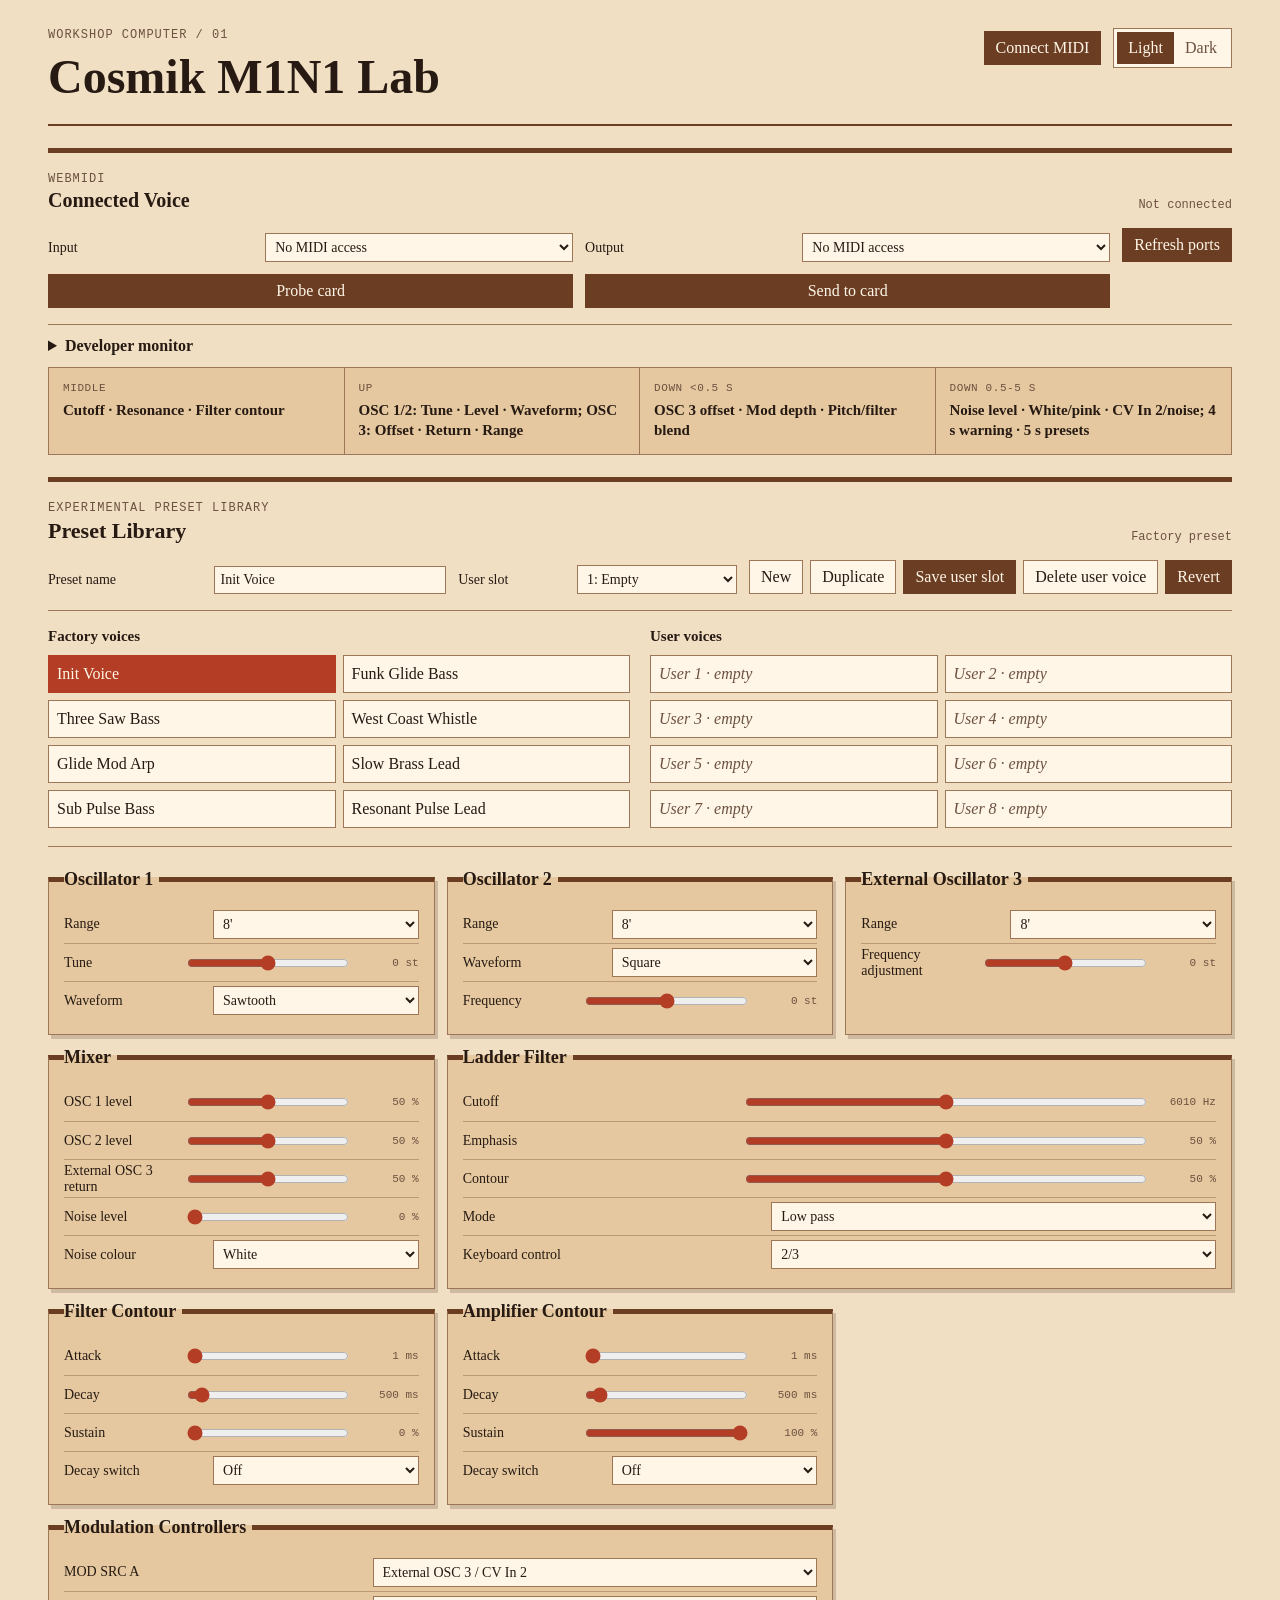
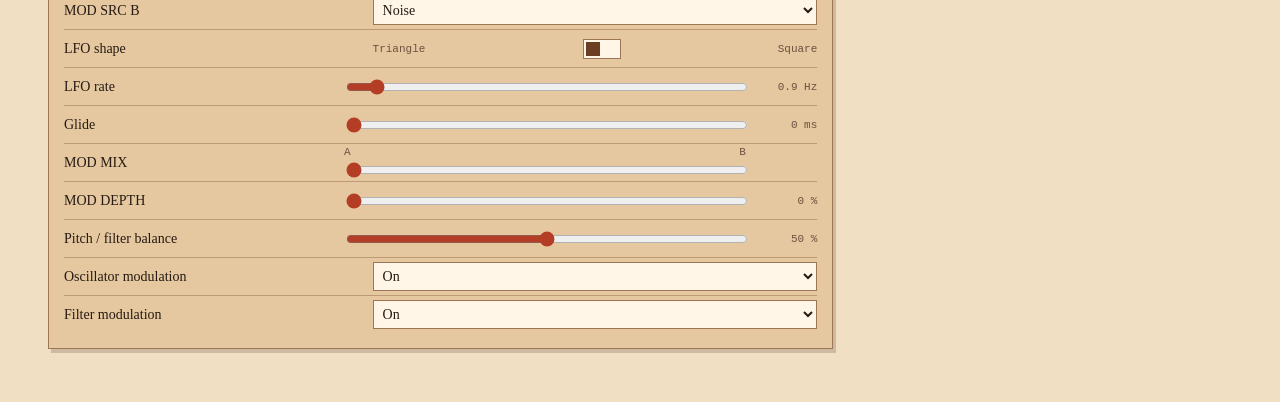
<file: web/index.html>
<!doctype html>
<html lang="en">
<head>
  <meta charset="utf-8">
  <meta name="viewport" content="width=device-width, initial-scale=1">
  <meta name="color-scheme" content="light dark">
  <title>Cosmik M1N1 Lab</title>
  <link rel="stylesheet" href="styles.css">
</head>
<body>
  <main class="lab-shell">
    <header class="topbar">
      <div>
        <p class="eyebrow">Workshop Computer / 01</p>
        <h1>Cosmik M1N1 Lab</h1>
      </div>
      <div class="topbar-actions">
        <button id="midiConnect" class="connect-button" type="button">Connect MIDI</button>
        <div class="theme-toggle" role="group" aria-label="Colour theme">
          <button type="button" data-theme="light">Light</button>
          <button type="button" data-theme="dark">Dark</button>
        </div>
      </div>
    </header>

    <section class="midi-tools" aria-label="MIDI connection and developer monitor">
      <div class="midi-tools-head">
        <div>
          <span class="eyebrow">WebMIDI</span>
          <h2>Connected Voice</h2>
        </div>
        <output id="midiStatus" class="midi-status" aria-live="polite">Not connected</output>
      </div>
      <div class="midi-ports">
        <label>Input<select id="midiInput"><option>No MIDI access</option></select></label>
        <label>Output<select id="midiOutput"><option>No MIDI access</option></select></label>
        <button id="midiRefresh" type="button">Refresh ports</button>
        <button id="midiProbe" type="button">Probe card</button>
        <button id="midiApply" type="button">Send to card</button>
      </div>
      <details class="developer-tools">
        <summary>Developer monitor</summary>
        <div class="developer-actions">
          <button id="midiClearLog" type="button">Clear log</button>
          <label class="midi-filter"><input id="midiShowAll" type="checkbox"> Include performance MIDI</label>
        </div>
        <pre id="midiLog" class="midi-log" aria-live="polite">Waiting for MIDI traffic.</pre>
        <div class="sysex-send">
          <label>Raw SysEx<input id="midiSysex" type="text" spellcheck="false" placeholder="F0 7D ... F7"></label>
          <button id="midiSendSysex" type="button">Send</button>
        </div>
      </details>
    </section>

    <section class="panel-map" aria-label="Physical panel mapping">
      <div><span>Middle</span><strong>Cutoff · Resonance · Filter contour</strong></div>
      <div><span>Up</span><strong>OSC 1/2: Tune · Level · Waveform; OSC 3: Offset · Return · Range</strong></div>
      <div><span>Down &lt;0.5 s</span><strong>OSC 3 offset · Mod depth · Pitch/filter blend</strong></div>
      <div><span>Down 0.5-5 s</span><strong>Noise level · White/pink · CV In 2/noise; 4 s warning · 5 s presets</strong></div>
    </section>

    <section class="preset-workspace" aria-label="Preset library">
      <div class="preset-heading">
        <div>
          <span class="eyebrow">Experimental preset library</span>
          <h2>Preset Library</h2>
        </div>
        <output id="presetStatus" class="preset-status" aria-live="polite">Factory preset</output>
      </div>
      <div class="preset-layout">
        <label class="preset-name">Preset name<input id="presetName" type="text" maxlength="16" autocomplete="off"></label>
        <label class="preset-slot">User slot<select id="userSlot" aria-label="User preset slot"></select></label>
        <div class="preset-actions" aria-label="Preset actions">
          <button id="presetNew" type="button">New</button>
          <button id="presetDuplicate" type="button">Duplicate</button>
          <button id="presetSave" type="button">Save user slot</button>
          <button id="presetDelete" type="button">Delete user voice</button>
          <button id="presetReset" type="button">Revert</button>
        </div>
      </div>
      <div class="preset-banks">
        <div>
          <h3>Factory voices</h3>
          <div id="factoryPresets" class="preset-list" role="list"></div>
        </div>
        <div>
          <h3>User voices</h3>
          <div id="userPresets" class="preset-list" role="list"></div>
        </div>
      </div>
    </section>

    <section class="control-grid">
      <fieldset class="module oscillator">
        <legend>Oscillator 1</legend>
        <label>Range<select data-param="osc1.range"><option>32'</option><option>16'</option><option selected>8'</option><option>4'</option><option>2'</option></select></label>
        <label>Tune<input data-param="osc1.tune" data-unit="st" type="range" min="-7" max="7" value="0"></label>
        <label>Waveform<select data-param="osc1.waveform"><option>Triangle</option><option>Triangle / sawtooth</option><option selected>Sawtooth</option><option>Square</option><option>Wide rectangle</option><option>Narrow rectangle</option></select></label>
      </fieldset>

      <fieldset class="module oscillator">
        <legend>Oscillator 2</legend>
        <label>Range<select data-param="osc2.range"><option>32'</option><option>16'</option><option selected>8'</option><option>4'</option><option>2'</option></select></label>
        <label>Waveform<select data-param="osc2.waveform"><option>Triangle</option><option>Triangle / sawtooth</option><option>Sawtooth</option><option selected>Square</option><option>Wide rectangle</option><option>Narrow rectangle</option></select></label>
        <label>Frequency<input data-param="osc2.interval" data-unit="st" type="range" min="-7" max="7" value="0"></label>
      </fieldset>

      <fieldset class="module external">
        <legend>External Oscillator 3</legend>
        <label>Range<select data-param="osc3.range"><option>32'</option><option>16'</option><option selected>8'</option><option>4'</option><option>2'</option></select></label>
        <label>Frequency adjustment<input data-param="osc3.offset" data-unit="st" type="range" min="-7" max="7" value="0"></label>
      </fieldset>

      <fieldset class="module mixer">
        <legend>Mixer</legend>
        <label>OSC 1 level<input data-param="mixer.osc1Level" data-unit="%" type="range" min="0" max="100" value="50"></label>
        <label>OSC 2 level<input data-param="mixer.osc2Level" data-unit="%" type="range" min="0" max="100" value="50"></label>
        <label>External OSC 3 return<input data-param="mixer.osc3Return" data-unit="%" type="range" min="0" max="100" value="50"></label>
        <label>Noise level<input data-param="mixer.noise" data-unit="%" type="range" min="0" max="100" value="0"></label>
        <label>Noise colour<select data-param="mixer.noiseColour"><option selected>White</option><option>Pink</option></select></label>
      </fieldset>

      <fieldset class="module filter wide">
        <legend>Ladder Filter</legend>
        <label>Cutoff<input data-param="filter.cutoff" data-unit="Hz" type="range" min="20" max="12000" value="6010"></label>
        <label>Emphasis<input data-param="filter.emphasis" data-unit="%" type="range" min="0" max="100" value="50"></label>
        <label>Contour<input data-param="filter.contour" data-unit="%" type="range" min="0" max="100" value="50"></label>
        <label>Mode<select data-param="filter.range"><option selected>Low pass</option><option>High pass</option></select></label>
        <label>Keyboard control<select data-param="filter.keyboardTracking"><option>None</option><option>1/3</option><option selected>2/3</option><option>Full</option></select></label>
      </fieldset>

      <fieldset class="module envelope">
        <legend>Filter Contour</legend>
        <label>Attack<input data-param="filterAds.attack" data-unit="ms" type="range" min="1" max="10000" value="1"></label>
        <label>Decay<input data-param="filterAds.decay" data-unit="ms" type="range" min="4" max="10000" value="500"></label>
        <label>Sustain<input data-param="filterAds.sustain" data-unit="%" type="range" min="0" max="100" value="0"></label>
        <label>Decay switch <select data-param="filterAds.decayRelease"><option value="false" selected>Off</option><option value="true">On</option></select></label>
      </fieldset>

      <fieldset class="module envelope">
        <legend>Amplifier Contour</legend>
        <label>Attack<input data-param="ampAds.attack" data-unit="ms" type="range" min="1" max="10000" value="1"></label>
        <label>Decay<input data-param="ampAds.decay" data-unit="ms" type="range" min="4" max="10000" value="500"></label>
        <label>Sustain<input data-param="ampAds.sustain" data-unit="%" type="range" min="0" max="100" value="100"></label>
        <label>Decay switch <select data-param="ampAds.decayRelease"><option value="false" selected>Off</option><option value="true">On</option></select></label>
      </fieldset>

      <fieldset class="module modulation wide">
        <legend>Modulation Controllers</legend>
        <label>MOD SRC A<select data-param="modulation.primarySource"><option selected>External OSC 3 / CV In 2</option><option>Filter contour</option></select></label>
        <label>MOD SRC B<select data-param="modulation.secondarySource"><option selected>Noise</option><option>External MOD SOURCE / CV In 2</option><option>Internal LFO</option></select></label>
        <label class="toggle-control"><span>LFO shape</span><span class="toggle-positions"><span>Triangle</span><input aria-label="LFO square wave" data-param="modulation.lfoSquare" type="checkbox"><span>Square</span></span></label>
        <label>LFO rate<input data-param="modulation.lfoRate" data-unit="Hz" type="range" min="0.05" max="14" step="0.05" value="0.9"></label>
        <label>Glide<input data-param="modulation.glide" data-unit="ms" type="range" min="0" max="2000" step="10" value="0"></label>
        <label class="mod-mix-control"><span>MOD MIX</span><span class="mod-mix-slider"><span>A</span><input data-no-readout data-param="modulation.noiseBlend" type="range" min="0" max="100" value="0"><span>B</span></span><output aria-hidden="true" class="range-readout range-placeholder"></output></label>
        <label>MOD DEPTH<input data-param="modulation.depth" data-unit="%" type="range" min="0" max="100" value="50"></label>
        <label>Pitch / filter balance<input data-param="modulation.blend" data-unit="%" type="range" min="0" max="100" value="50"></label>
        <label>Oscillator modulation<select data-param="modulation.oscillatorEnabled"><option selected>On</option><option>Off</option></select></label>
        <label>Filter modulation<select data-param="modulation.filterEnabled"><option selected>On</option><option>Off</option></select></label>
      </fieldset>
    </section>

  </main>
  <script src="app.js"></script>
</body>
</html>
</file>
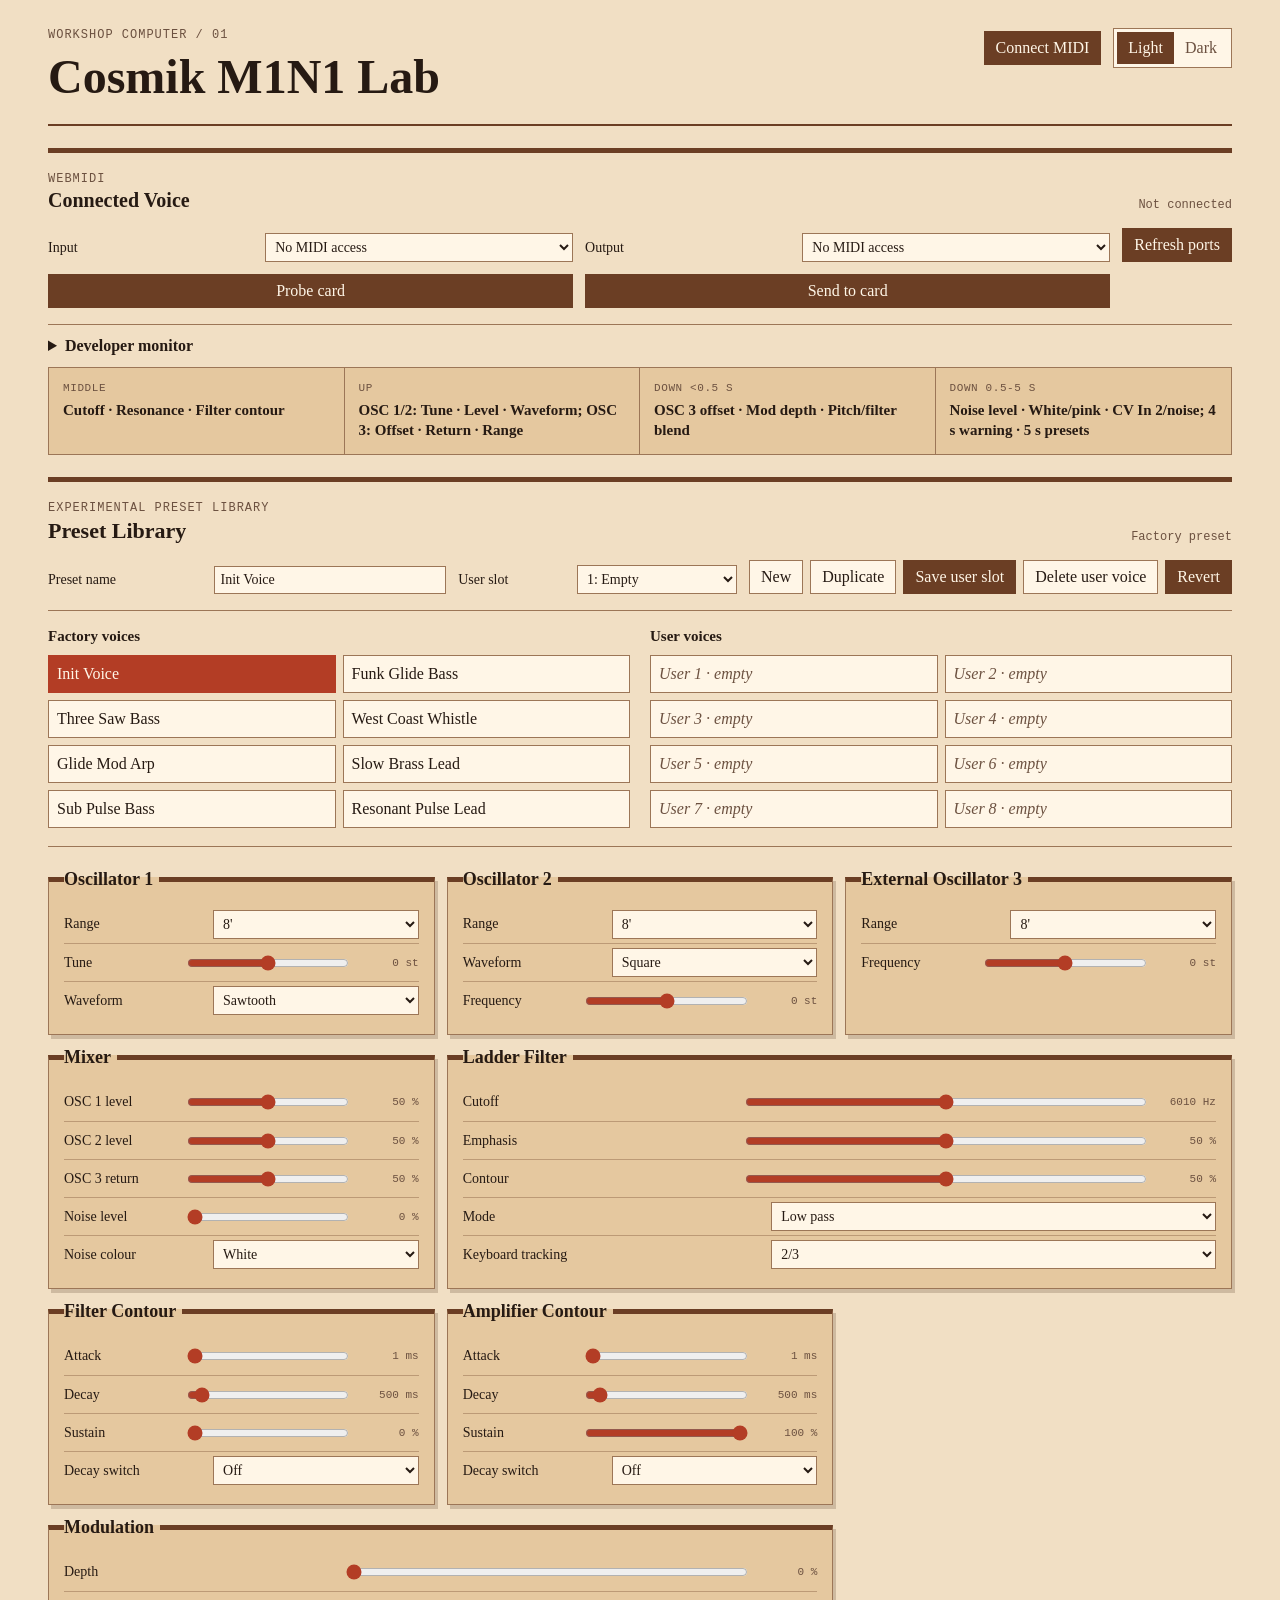
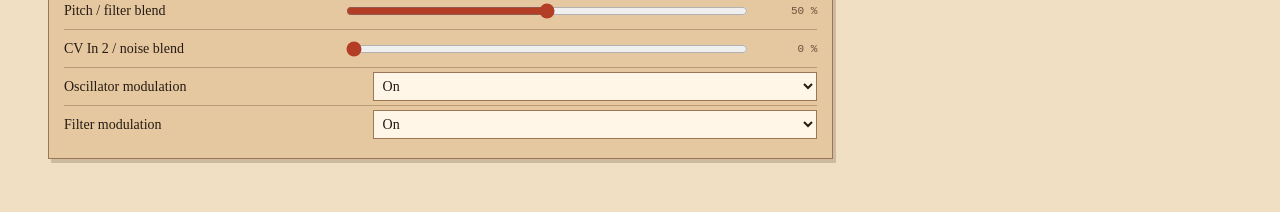
<file: archive/legacy-web-presets-experimental/web/index.html>
<!doctype html>
<html lang="en">
<head>
  <meta charset="utf-8">
  <meta name="viewport" content="width=device-width, initial-scale=1">
  <meta name="color-scheme" content="light dark">
  <title>Cosmik M1N1 Lab</title>
  <link rel="stylesheet" href="styles.css">
</head>
<body>
  <main class="lab-shell">
    <header class="topbar">
      <div>
        <p class="eyebrow">Workshop Computer / 01</p>
        <h1>Cosmik M1N1 Lab</h1>
      </div>
      <div class="topbar-actions">
        <button id="midiConnect" class="connect-button" type="button">Connect MIDI</button>
        <div class="theme-toggle" role="group" aria-label="Colour theme">
          <button type="button" data-theme="light">Light</button>
          <button type="button" data-theme="dark">Dark</button>
        </div>
      </div>
    </header>

    <section class="midi-tools" aria-label="MIDI connection and developer monitor">
      <div class="midi-tools-head">
        <div>
          <span class="eyebrow">WebMIDI</span>
          <h2>Connected Voice</h2>
        </div>
        <output id="midiStatus" class="midi-status" aria-live="polite">Not connected</output>
      </div>
      <div class="midi-ports">
        <label>Input<select id="midiInput"><option>No MIDI access</option></select></label>
        <label>Output<select id="midiOutput"><option>No MIDI access</option></select></label>
        <button id="midiRefresh" type="button">Refresh ports</button>
        <button id="midiProbe" type="button">Probe card</button>
        <button id="midiApply" type="button">Send to card</button>
      </div>
      <details class="developer-tools">
        <summary>Developer monitor</summary>
        <div class="developer-actions">
          <button id="midiClearLog" type="button">Clear log</button>
          <label class="midi-filter"><input id="midiShowAll" type="checkbox"> Include performance MIDI</label>
        </div>
        <pre id="midiLog" class="midi-log" aria-live="polite">Waiting for MIDI traffic.</pre>
        <div class="sysex-send">
          <label>Raw SysEx<input id="midiSysex" type="text" spellcheck="false" placeholder="F0 7D ... F7"></label>
          <button id="midiSendSysex" type="button">Send</button>
        </div>
      </details>
    </section>

    <section class="panel-map" aria-label="Physical panel mapping">
      <div><span>Middle</span><strong>Cutoff · Resonance · Filter contour</strong></div>
      <div><span>Up</span><strong>OSC 1/2: Tune · Level · Waveform; OSC 3: Offset · Return · Range</strong></div>
      <div><span>Down &lt;0.5 s</span><strong>OSC 3 offset · Mod depth · Pitch/filter blend</strong></div>
      <div><span>Down 0.5-5 s</span><strong>Noise level · White/pink · CV In 2/noise; 4 s warning · 5 s presets</strong></div>
    </section>

    <section class="preset-workspace" aria-label="Preset library">
      <div class="preset-heading">
        <div>
          <span class="eyebrow">Experimental preset library</span>
          <h2>Preset Library</h2>
        </div>
        <output id="presetStatus" class="preset-status" aria-live="polite">Factory preset</output>
      </div>
      <div class="preset-layout">
        <label class="preset-name">Preset name<input id="presetName" type="text" maxlength="16" autocomplete="off"></label>
        <label class="preset-slot">User slot<select id="userSlot" aria-label="User preset slot"></select></label>
        <div class="preset-actions" aria-label="Preset actions">
          <button id="presetNew" type="button">New</button>
          <button id="presetDuplicate" type="button">Duplicate</button>
          <button id="presetSave" type="button">Save user slot</button>
          <button id="presetDelete" type="button">Delete user voice</button>
          <button id="presetReset" type="button">Revert</button>
        </div>
      </div>
      <div class="preset-banks">
        <div>
          <h3>Factory voices</h3>
          <div id="factoryPresets" class="preset-list" role="list"></div>
        </div>
        <div>
          <h3>User voices</h3>
          <div id="userPresets" class="preset-list" role="list"></div>
        </div>
      </div>
    </section>

    <section class="control-grid">
      <fieldset class="module oscillator">
        <legend>Oscillator 1</legend>
        <label>Range<select data-param="osc1.range"><option>32'</option><option>16'</option><option selected>8'</option><option>4'</option><option>2'</option></select></label>
        <label>Tune<input data-param="osc1.tune" data-unit="st" type="range" min="-7" max="7" value="0"></label>
        <label>Waveform<select data-param="osc1.waveform"><option>Triangle</option><option>Triangle / sawtooth</option><option selected>Sawtooth</option><option>Square</option><option>Wide rectangle</option><option>Narrow rectangle</option></select></label>
      </fieldset>

      <fieldset class="module oscillator">
        <legend>Oscillator 2</legend>
        <label>Range<select data-param="osc2.range"><option>32'</option><option>16'</option><option selected>8'</option><option>4'</option><option>2'</option></select></label>
        <label>Waveform<select data-param="osc2.waveform"><option>Triangle</option><option>Triangle / sawtooth</option><option>Sawtooth</option><option selected>Square</option><option>Wide rectangle</option><option>Narrow rectangle</option></select></label>
        <label>Frequency<input data-param="osc2.interval" data-unit="st" type="range" min="-7" max="7" value="0"></label>
      </fieldset>

      <fieldset class="module external">
        <legend>External Oscillator 3</legend>
        <label>Range<select data-param="osc3.range"><option>32'</option><option>16'</option><option selected>8'</option><option>4'</option><option>2'</option></select></label>
        <label>Frequency<input data-param="osc3.offset" data-unit="st" type="range" min="-7" max="7" value="0"></label>
      </fieldset>

      <fieldset class="module mixer">
        <legend>Mixer</legend>
        <label>OSC 1 level<input data-param="mixer.osc1Level" data-unit="%" type="range" min="0" max="100" value="50"></label>
        <label>OSC 2 level<input data-param="mixer.osc2Level" data-unit="%" type="range" min="0" max="100" value="50"></label>
        <label>OSC 3 return<input data-param="mixer.osc3Return" data-unit="%" type="range" min="0" max="100" value="50"></label>
        <label>Noise level<input data-param="mixer.noise" data-unit="%" type="range" min="0" max="100" value="0"></label>
        <label>Noise colour<select data-param="mixer.noiseColour"><option selected>White</option><option>Pink</option></select></label>
      </fieldset>

      <fieldset class="module filter wide">
        <legend>Ladder Filter</legend>
        <label>Cutoff<input data-param="filter.cutoff" data-unit="Hz" type="range" min="20" max="12000" value="6010"></label>
        <label>Emphasis<input data-param="filter.emphasis" data-unit="%" type="range" min="0" max="100" value="50"></label>
        <label>Contour<input data-param="filter.contour" data-unit="%" type="range" min="0" max="100" value="50"></label>
        <label>Mode<select data-param="filter.range"><option selected>Low pass</option><option>High pass</option></select></label>
        <label>Keyboard tracking<select data-param="filter.keyboardTracking"><option>None</option><option>1/3</option><option selected>2/3</option><option>Full</option></select></label>
      </fieldset>

      <fieldset class="module envelope">
        <legend>Filter Contour</legend>
        <label>Attack<input data-param="filterAds.attack" data-unit="ms" type="range" min="1" max="10000" value="1"></label>
        <label>Decay<input data-param="filterAds.decay" data-unit="ms" type="range" min="4" max="10000" value="500"></label>
        <label>Sustain<input data-param="filterAds.sustain" data-unit="%" type="range" min="0" max="100" value="0"></label>
        <label>Decay switch <select data-param="filterAds.decayRelease"><option value="false" selected>Off</option><option value="true">On</option></select></label>
      </fieldset>

      <fieldset class="module envelope">
        <legend>Amplifier Contour</legend>
        <label>Attack<input data-param="ampAds.attack" data-unit="ms" type="range" min="1" max="10000" value="1"></label>
        <label>Decay<input data-param="ampAds.decay" data-unit="ms" type="range" min="4" max="10000" value="500"></label>
        <label>Sustain<input data-param="ampAds.sustain" data-unit="%" type="range" min="0" max="100" value="100"></label>
        <label>Decay switch <select data-param="ampAds.decayRelease"><option value="false" selected>Off</option><option value="true">On</option></select></label>
      </fieldset>

      <fieldset class="module modulation wide">
        <legend>Modulation</legend>
        <label>Depth<input data-param="modulation.depth" data-unit="%" type="range" min="0" max="100" value="50"></label>
        <label>Pitch / filter blend<input data-param="modulation.blend" data-unit="%" type="range" min="0" max="100" value="50"></label>
        <label>CV In 2 / noise blend<input data-param="modulation.noiseBlend" data-unit="%" type="range" min="0" max="100" value="0"></label>
        <label>Oscillator modulation<select data-param="modulation.oscillatorEnabled"><option selected>On</option><option>Off</option></select></label>
        <label>Filter modulation<select data-param="modulation.filterEnabled"><option selected>On</option><option>Off</option></select></label>
      </fieldset>
    </section>

  </main>
  <script src="app.js"></script>
</body>
</html>
</file>
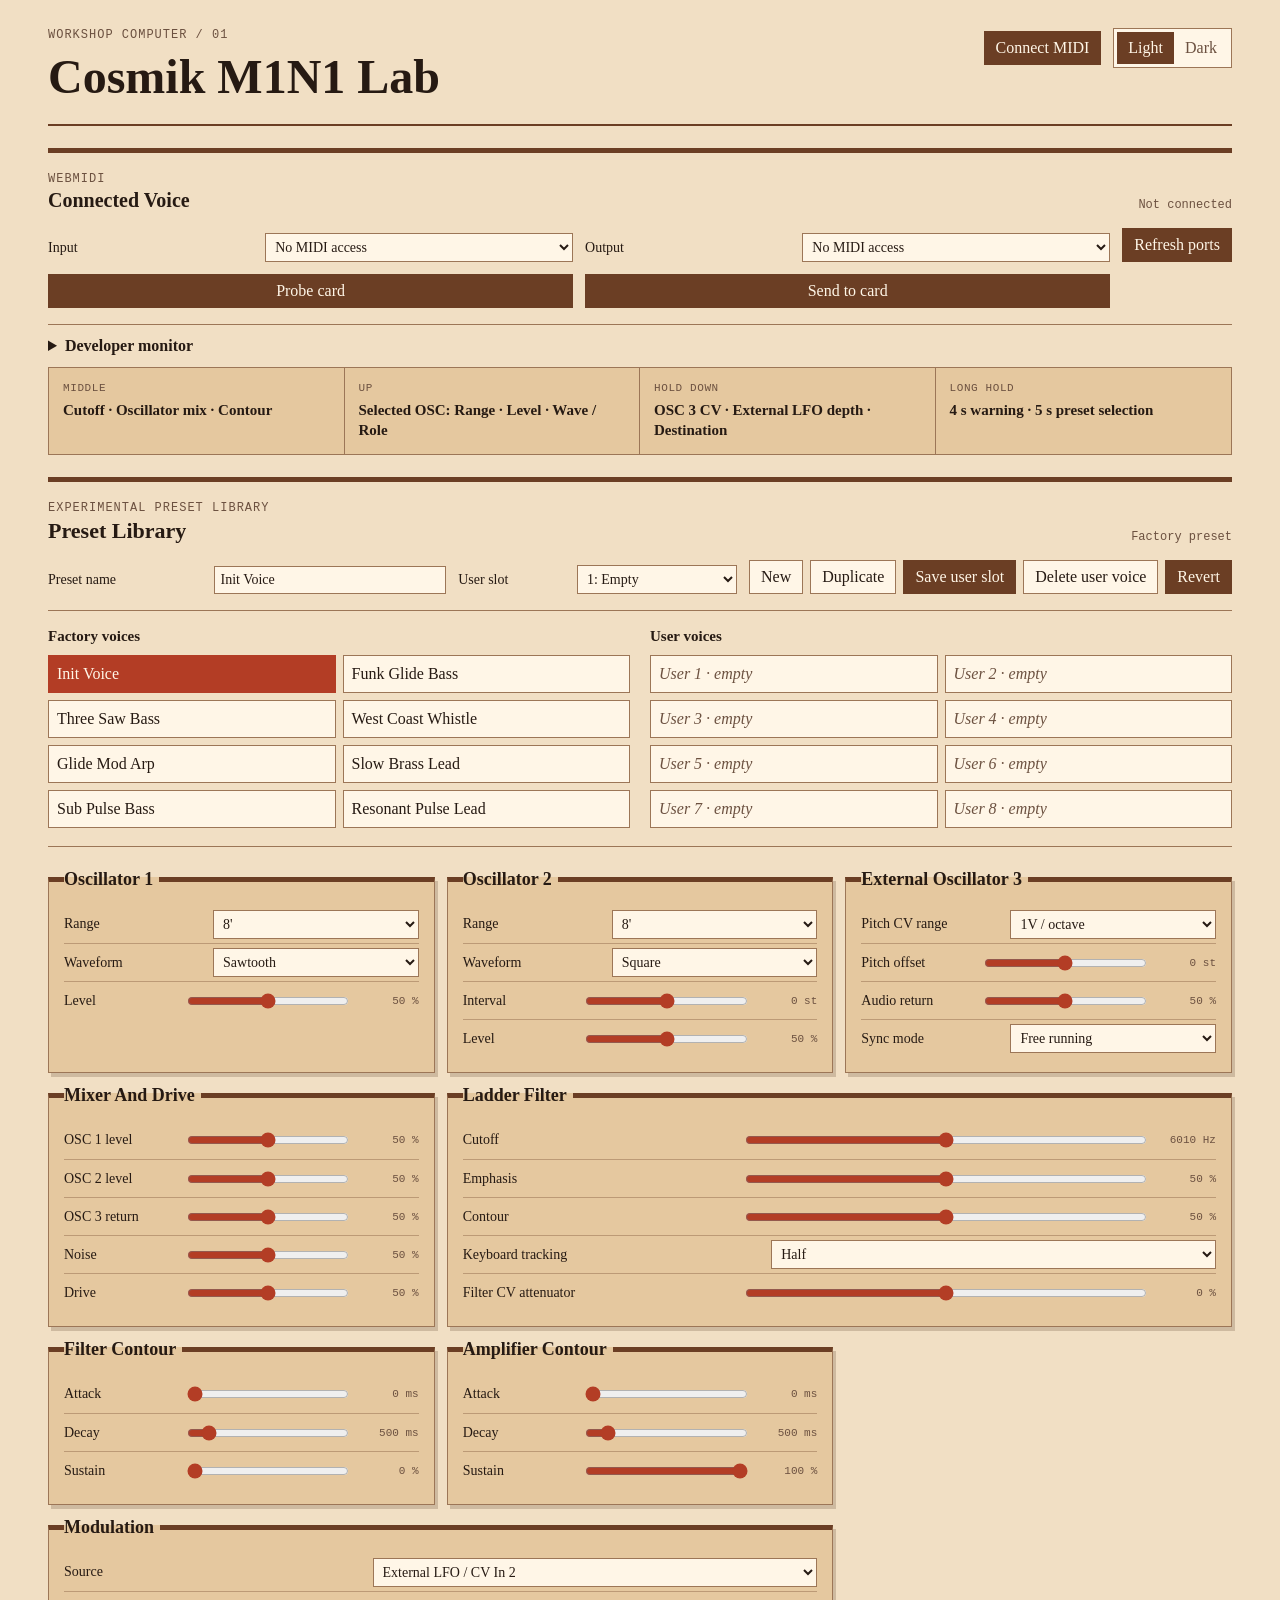
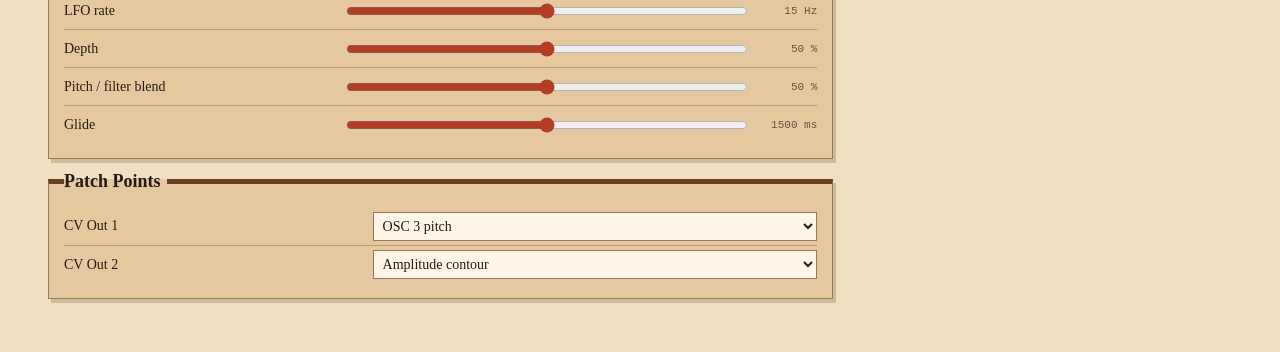
<file: fallbacks/COSMIK_M1N1_0.1.32_MASTER_TUNE/web/index.html>
<!doctype html>
<html lang="en">
<head>
  <meta charset="utf-8">
  <meta name="viewport" content="width=device-width, initial-scale=1">
  <meta name="color-scheme" content="light dark">
  <title>Cosmik M1N1 Lab</title>
  <link rel="stylesheet" href="styles.css">
</head>
<body>
  <main class="lab-shell">
    <header class="topbar">
      <div>
        <p class="eyebrow">Workshop Computer / 01</p>
        <h1>Cosmik M1N1 Lab</h1>
      </div>
      <div class="topbar-actions">
        <button id="midiConnect" class="connect-button" type="button">Connect MIDI</button>
        <div class="theme-toggle" role="group" aria-label="Colour theme">
          <button type="button" data-theme="light">Light</button>
          <button type="button" data-theme="dark">Dark</button>
        </div>
      </div>
    </header>

    <section class="midi-tools" aria-label="MIDI connection and developer monitor">
      <div class="midi-tools-head">
        <div>
          <span class="eyebrow">WebMIDI</span>
          <h2>Connected Voice</h2>
        </div>
        <output id="midiStatus" class="midi-status" aria-live="polite">Not connected</output>
      </div>
      <div class="midi-ports">
        <label>Input<select id="midiInput"><option>No MIDI access</option></select></label>
        <label>Output<select id="midiOutput"><option>No MIDI access</option></select></label>
        <button id="midiRefresh" type="button">Refresh ports</button>
        <button id="midiProbe" type="button">Probe card</button>
        <button id="midiApply" type="button">Send to card</button>
      </div>
      <details class="developer-tools">
        <summary>Developer monitor</summary>
        <div class="developer-actions">
          <button id="midiClearLog" type="button">Clear log</button>
          <label class="midi-filter"><input id="midiShowAll" type="checkbox"> Show all MIDI</label>
        </div>
        <pre id="midiLog" class="midi-log" aria-live="polite">Waiting for MIDI traffic.</pre>
        <div class="sysex-send">
          <label>Raw SysEx<input id="midiSysex" type="text" spellcheck="false" placeholder="F0 7D ... F7"></label>
          <button id="midiSendSysex" type="button">Send</button>
        </div>
      </details>
    </section>

    <section class="panel-map" aria-label="Physical panel mapping">
      <div><span>Middle</span><strong>Cutoff · Oscillator mix · Contour</strong></div>
      <div><span>Up</span><strong>Selected OSC: Range · Level · Wave / Role</strong></div>
      <div><span>Hold down</span><strong>OSC 3 CV · External LFO depth · Destination</strong></div>
      <div><span>Long hold</span><strong>4 s warning · 5 s preset selection</strong></div>
    </section>

    <section class="preset-workspace" aria-label="Preset library">
      <div class="preset-heading">
        <div>
          <span class="eyebrow">Experimental preset library</span>
          <h2>Preset Library</h2>
        </div>
        <output id="presetStatus" class="preset-status" aria-live="polite">Factory preset</output>
      </div>
      <div class="preset-layout">
        <label class="preset-name">Preset name<input id="presetName" type="text" maxlength="16" autocomplete="off"></label>
        <label class="preset-slot">User slot<select id="userSlot" aria-label="User preset slot"></select></label>
        <div class="preset-actions" aria-label="Preset actions">
          <button id="presetNew" type="button">New</button>
          <button id="presetDuplicate" type="button">Duplicate</button>
          <button id="presetSave" type="button">Save user slot</button>
          <button id="presetDelete" type="button">Delete user voice</button>
          <button id="presetReset" type="button">Revert</button>
        </div>
      </div>
      <div class="preset-banks">
        <div>
          <h3>Factory voices</h3>
          <div id="factoryPresets" class="preset-list" role="list"></div>
        </div>
        <div>
          <h3>User voices</h3>
          <div id="userPresets" class="preset-list" role="list"></div>
        </div>
      </div>
    </section>

    <section class="control-grid">
      <fieldset class="module oscillator">
        <legend>Oscillator 1</legend>
        <label>Range<select data-param="osc1.range"><option>32'</option><option>16'</option><option selected>8'</option><option>4'</option><option>2'</option></select></label>
        <label>Waveform<select data-param="osc1.waveform"><option>Triangle</option><option>Triangle / sawtooth</option><option selected>Sawtooth</option><option>Square</option><option>Wide rectangle</option><option>Narrow rectangle</option></select></label>
        <label>Level<input data-param="osc1.level" data-unit="%" type="range" min="0" max="100" value="50"></label>
      </fieldset>

      <fieldset class="module oscillator">
        <legend>Oscillator 2</legend>
        <label>Range<select data-param="osc2.range"><option>32'</option><option>16'</option><option selected>8'</option><option>4'</option><option>2'</option></select></label>
        <label>Waveform<select data-param="osc2.waveform"><option>Triangle</option><option>Triangle / sawtooth</option><option>Sawtooth</option><option selected>Square</option><option>Wide rectangle</option><option>Narrow rectangle</option></select></label>
        <label>Interval<input data-param="osc2.interval" data-unit="st" type="range" min="-24" max="24" value="0"></label>
        <label>Level<input data-param="osc2.level" data-unit="%" type="range" min="0" max="100" value="50"></label>
      </fieldset>

      <fieldset class="module external">
        <legend>External Oscillator 3</legend>
        <label>Pitch CV range<select data-param="osc3.pitchRange"><option>Off</option><option selected>1V / octave</option><option>Wide</option></select></label>
        <label>Pitch offset<input data-param="osc3.offset" data-unit="st" type="range" min="-24" max="24" value="0"></label>
        <label>Audio return<input data-param="osc3.returnLevel" data-unit="%" type="range" min="0" max="100" value="50"></label>
        <label>Sync mode<select data-param="osc3.syncMode"><option selected>Free running</option><option>Envelope reset</option><option>Hard sync</option></select></label>
      </fieldset>

      <fieldset class="module mixer">
        <legend>Mixer And Drive</legend>
        <label>OSC 1 level<input data-param="mixer.osc1Level" data-unit="%" type="range" min="0" max="100" value="50"></label>
        <label>OSC 2 level<input data-param="mixer.osc2Level" data-unit="%" type="range" min="0" max="100" value="50"></label>
        <label>OSC 3 return<input data-param="mixer.osc3Return" data-unit="%" type="range" min="0" max="100" value="50"></label>
        <label>Noise<input data-param="mixer.noise" data-unit="%" type="range" min="0" max="100" value="50"></label>
        <label>Drive<input data-param="mixer.drive" data-unit="%" type="range" min="0" max="100" value="50"></label>
      </fieldset>

      <fieldset class="module filter wide">
        <legend>Ladder Filter</legend>
        <label>Cutoff<input data-param="filter.cutoff" data-unit="Hz" type="range" min="20" max="12000" value="6010"></label>
        <label>Emphasis<input data-param="filter.emphasis" data-unit="%" type="range" min="0" max="100" value="50"></label>
        <label>Contour<input data-param="filter.contour" data-unit="%" type="range" min="0" max="100" value="50"></label>
        <label>Keyboard tracking<select data-param="filter.keyboardTracking"><option>Off</option><option selected>Half</option><option>Full</option></select></label>
        <label>Filter CV attenuator<input data-param="filter.cvAttenuator" data-unit="%" type="range" min="-100" max="100" value="0"></label>
      </fieldset>

      <fieldset class="module envelope">
        <legend>Filter Contour</legend>
        <label>Attack<input data-param="filterAds.attack" data-unit="ms" type="range" min="0" max="5000" value="0"></label>
        <label>Decay<input data-param="filterAds.decay" data-unit="ms" type="range" min="0" max="5000" value="500"></label>
        <label>Sustain<input data-param="filterAds.sustain" data-unit="%" type="range" min="0" max="100" value="0"></label>
      </fieldset>

      <fieldset class="module envelope">
        <legend>Amplifier Contour</legend>
        <label>Attack<input data-param="ampAds.attack" data-unit="ms" type="range" min="0" max="5000" value="0"></label>
        <label>Decay<input data-param="ampAds.decay" data-unit="ms" type="range" min="0" max="5000" value="500"></label>
        <label>Sustain<input data-param="ampAds.sustain" data-unit="%" type="range" min="0" max="100" value="100"></label>
      </fieldset>

      <fieldset class="module modulation wide">
        <legend>Modulation</legend>
        <label>Source<select data-param="modulation.source"><option>Internal LFO</option><option selected>External LFO / CV In 2</option><option>Filter contour</option></select></label>
        <label>LFO rate<input data-param="modulation.rate" data-unit="Hz" type="range" min="0" max="30" step="0.1" value="15"></label>
        <label>Depth<input data-param="modulation.depth" data-unit="%" type="range" min="0" max="100" value="50"></label>
        <label>Pitch / filter blend<input data-param="modulation.blend" data-unit="%" type="range" min="0" max="100" value="50"></label>
        <label>Glide<input data-param="modulation.glide" data-unit="ms" type="range" min="0" max="3000" value="1500"></label>
      </fieldset>

      <fieldset class="module io wide">
        <legend>Patch Points</legend>
        <label>CV Out 1<select data-param="outputs.cvOut1"><option selected>OSC 3 pitch</option><option>Filter cutoff</option><option>Envelope</option></select></label>
        <label>CV Out 2<select data-param="outputs.cvOut2"><option selected>Amplitude contour</option><option>Filter contour</option><option>LFO</option></select></label>
      </fieldset>
    </section>

  </main>
  <script src="app.js"></script>
</body>
</html>
</file>
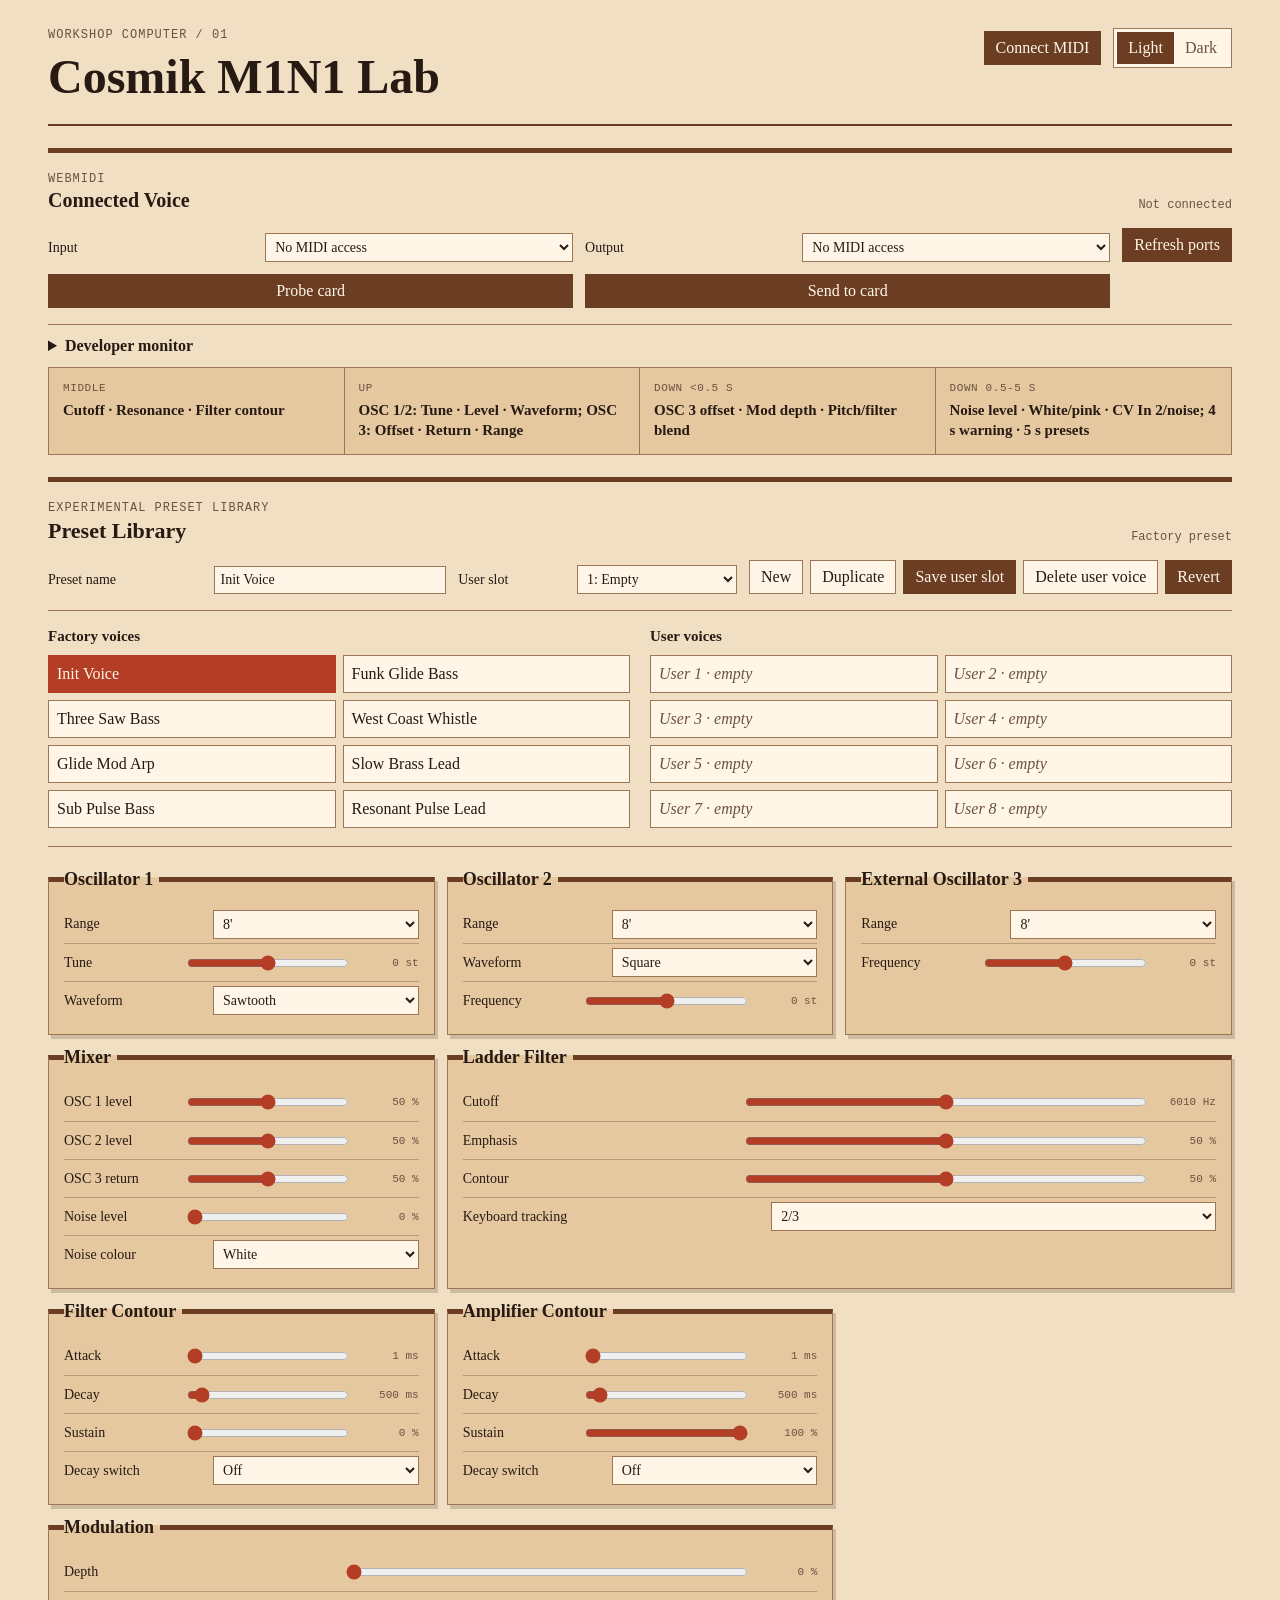
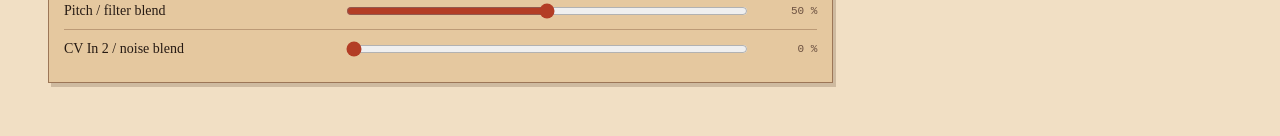
<file: fallbacks/COSMIK_M1N1_0.1.53_NOISE_COMPLETE/web/index.html>
<!doctype html>
<html lang="en">
<head>
  <meta charset="utf-8">
  <meta name="viewport" content="width=device-width, initial-scale=1">
  <meta name="color-scheme" content="light dark">
  <title>Cosmik M1N1 Lab</title>
  <link rel="stylesheet" href="styles.css">
</head>
<body>
  <main class="lab-shell">
    <header class="topbar">
      <div>
        <p class="eyebrow">Workshop Computer / 01</p>
        <h1>Cosmik M1N1 Lab</h1>
      </div>
      <div class="topbar-actions">
        <button id="midiConnect" class="connect-button" type="button">Connect MIDI</button>
        <div class="theme-toggle" role="group" aria-label="Colour theme">
          <button type="button" data-theme="light">Light</button>
          <button type="button" data-theme="dark">Dark</button>
        </div>
      </div>
    </header>

    <section class="midi-tools" aria-label="MIDI connection and developer monitor">
      <div class="midi-tools-head">
        <div>
          <span class="eyebrow">WebMIDI</span>
          <h2>Connected Voice</h2>
        </div>
        <output id="midiStatus" class="midi-status" aria-live="polite">Not connected</output>
      </div>
      <div class="midi-ports">
        <label>Input<select id="midiInput"><option>No MIDI access</option></select></label>
        <label>Output<select id="midiOutput"><option>No MIDI access</option></select></label>
        <button id="midiRefresh" type="button">Refresh ports</button>
        <button id="midiProbe" type="button">Probe card</button>
        <button id="midiApply" type="button">Send to card</button>
      </div>
      <details class="developer-tools">
        <summary>Developer monitor</summary>
        <div class="developer-actions">
          <button id="midiClearLog" type="button">Clear log</button>
          <label class="midi-filter"><input id="midiShowAll" type="checkbox"> Include performance MIDI</label>
        </div>
        <pre id="midiLog" class="midi-log" aria-live="polite">Waiting for MIDI traffic.</pre>
        <div class="sysex-send">
          <label>Raw SysEx<input id="midiSysex" type="text" spellcheck="false" placeholder="F0 7D ... F7"></label>
          <button id="midiSendSysex" type="button">Send</button>
        </div>
      </details>
    </section>

    <section class="panel-map" aria-label="Physical panel mapping">
      <div><span>Middle</span><strong>Cutoff · Resonance · Filter contour</strong></div>
      <div><span>Up</span><strong>OSC 1/2: Tune · Level · Waveform; OSC 3: Offset · Return · Range</strong></div>
      <div><span>Down &lt;0.5 s</span><strong>OSC 3 offset · Mod depth · Pitch/filter blend</strong></div>
      <div><span>Down 0.5-5 s</span><strong>Noise level · White/pink · CV In 2/noise; 4 s warning · 5 s presets</strong></div>
    </section>

    <section class="preset-workspace" aria-label="Preset library">
      <div class="preset-heading">
        <div>
          <span class="eyebrow">Experimental preset library</span>
          <h2>Preset Library</h2>
        </div>
        <output id="presetStatus" class="preset-status" aria-live="polite">Factory preset</output>
      </div>
      <div class="preset-layout">
        <label class="preset-name">Preset name<input id="presetName" type="text" maxlength="16" autocomplete="off"></label>
        <label class="preset-slot">User slot<select id="userSlot" aria-label="User preset slot"></select></label>
        <div class="preset-actions" aria-label="Preset actions">
          <button id="presetNew" type="button">New</button>
          <button id="presetDuplicate" type="button">Duplicate</button>
          <button id="presetSave" type="button">Save user slot</button>
          <button id="presetDelete" type="button">Delete user voice</button>
          <button id="presetReset" type="button">Revert</button>
        </div>
      </div>
      <div class="preset-banks">
        <div>
          <h3>Factory voices</h3>
          <div id="factoryPresets" class="preset-list" role="list"></div>
        </div>
        <div>
          <h3>User voices</h3>
          <div id="userPresets" class="preset-list" role="list"></div>
        </div>
      </div>
    </section>

    <section class="control-grid">
      <fieldset class="module oscillator">
        <legend>Oscillator 1</legend>
        <label>Range<select data-param="osc1.range"><option>32'</option><option>16'</option><option selected>8'</option><option>4'</option><option>2'</option></select></label>
        <label>Tune<input data-param="osc1.tune" data-unit="st" type="range" min="-7" max="7" value="0"></label>
        <label>Waveform<select data-param="osc1.waveform"><option>Triangle</option><option>Triangle / sawtooth</option><option selected>Sawtooth</option><option>Square</option><option>Wide rectangle</option><option>Narrow rectangle</option></select></label>
      </fieldset>

      <fieldset class="module oscillator">
        <legend>Oscillator 2</legend>
        <label>Range<select data-param="osc2.range"><option>32'</option><option>16'</option><option selected>8'</option><option>4'</option><option>2'</option></select></label>
        <label>Waveform<select data-param="osc2.waveform"><option>Triangle</option><option>Triangle / sawtooth</option><option>Sawtooth</option><option selected>Square</option><option>Wide rectangle</option><option>Narrow rectangle</option></select></label>
        <label>Frequency<input data-param="osc2.interval" data-unit="st" type="range" min="-7" max="7" value="0"></label>
      </fieldset>

      <fieldset class="module external">
        <legend>External Oscillator 3</legend>
        <label>Range<select data-param="osc3.range"><option>32'</option><option>16'</option><option selected>8'</option><option>4'</option><option>2'</option></select></label>
        <label>Frequency<input data-param="osc3.offset" data-unit="st" type="range" min="-7" max="7" value="0"></label>
      </fieldset>

      <fieldset class="module mixer">
        <legend>Mixer</legend>
        <label>OSC 1 level<input data-param="mixer.osc1Level" data-unit="%" type="range" min="0" max="100" value="50"></label>
        <label>OSC 2 level<input data-param="mixer.osc2Level" data-unit="%" type="range" min="0" max="100" value="50"></label>
        <label>OSC 3 return<input data-param="mixer.osc3Return" data-unit="%" type="range" min="0" max="100" value="50"></label>
        <label>Noise level<input data-param="mixer.noise" data-unit="%" type="range" min="0" max="100" value="0"></label>
        <label>Noise colour<select data-param="mixer.noiseColour"><option selected>White</option><option>Pink</option></select></label>
      </fieldset>

      <fieldset class="module filter wide">
        <legend>Ladder Filter</legend>
        <label>Cutoff<input data-param="filter.cutoff" data-unit="Hz" type="range" min="20" max="12000" value="6010"></label>
        <label>Emphasis<input data-param="filter.emphasis" data-unit="%" type="range" min="0" max="100" value="50"></label>
        <label>Contour<input data-param="filter.contour" data-unit="%" type="range" min="0" max="100" value="50"></label>
        <label>Keyboard tracking<select data-param="filter.keyboardTracking"><option>None</option><option>1/3</option><option selected>2/3</option><option>Full</option></select></label>
      </fieldset>

      <fieldset class="module envelope">
        <legend>Filter Contour</legend>
        <label>Attack<input data-param="filterAds.attack" data-unit="ms" type="range" min="1" max="10000" value="1"></label>
        <label>Decay<input data-param="filterAds.decay" data-unit="ms" type="range" min="4" max="10000" value="500"></label>
        <label>Sustain<input data-param="filterAds.sustain" data-unit="%" type="range" min="0" max="100" value="0"></label>
        <label>Decay switch <select data-param="filterAds.decayRelease"><option value="false" selected>Off</option><option value="true">On</option></select></label>
      </fieldset>

      <fieldset class="module envelope">
        <legend>Amplifier Contour</legend>
        <label>Attack<input data-param="ampAds.attack" data-unit="ms" type="range" min="1" max="10000" value="1"></label>
        <label>Decay<input data-param="ampAds.decay" data-unit="ms" type="range" min="4" max="10000" value="500"></label>
        <label>Sustain<input data-param="ampAds.sustain" data-unit="%" type="range" min="0" max="100" value="100"></label>
        <label>Decay switch <select data-param="ampAds.decayRelease"><option value="false" selected>Off</option><option value="true">On</option></select></label>
      </fieldset>

      <fieldset class="module modulation wide">
        <legend>Modulation</legend>
        <label>Depth<input data-param="modulation.depth" data-unit="%" type="range" min="0" max="100" value="50"></label>
        <label>Pitch / filter blend<input data-param="modulation.blend" data-unit="%" type="range" min="0" max="100" value="50"></label>
        <label>CV In 2 / noise blend<input data-param="modulation.noiseBlend" data-unit="%" type="range" min="0" max="100" value="0"></label>
      </fieldset>
    </section>

  </main>
  <script src="app.js"></script>
</body>
</html>
</file>
<file: web/styles.css>
:root {
  color-scheme: light;
  --paper: #f1dfc4;
  --panel: #e5c89f;
  --ink: #261a13;
  --muted: #6c5140;
  --line: #9c7657;
  --wood: #6b3e24;
  --accent: #b33d25;
  --control: #fff6e7;
  --shadow: rgba(68, 36, 18, 0.2);
}

:root[data-theme="dark"] {
  color-scheme: dark;
  --paper: #1f1712;
  --panel: #342016;
  --ink: #f8e8cd;
  --muted: #d0ac87;
  --line: #795039;
  --wood: #c47b48;
  --accent: #f07f45;
  --control: #291b15;
  --shadow: rgba(0, 0, 0, 0.35);
}

* { box-sizing: border-box; }
body { margin: 0; min-width: 320px; background: var(--paper); color: var(--ink); font-family: Georgia, "Times New Roman", serif; }
button, input, select { font: inherit; }
.lab-shell { max-width: 1320px; margin: 0 auto; padding: 28px clamp(18px, 4vw, 48px) 52px; }
.topbar { display: flex; justify-content: space-between; gap: 24px; align-items: start; border-bottom: 2px solid var(--wood); padding-bottom: 20px; }
.eyebrow { margin: 0 0 7px; color: var(--muted); font: 12px ui-monospace, SFMono-Regular, Menlo, monospace; letter-spacing: 1px; text-transform: uppercase; }
h1 { margin: 0; font-size: clamp(30px, 5vw, 48px); font-weight: 600; }
.topbar-actions { display: flex; gap: 12px; align-items: center; }
.connect-button, .midi-ports button, .developer-actions button, .sysex-send button, .preset-actions button { border: 1px solid var(--wood); border-radius: 0; background: var(--wood); color: #fff6e7; cursor: pointer; padding: 7px 11px; }
.theme-toggle { display: flex; border: 1px solid var(--line); padding: 3px; background: var(--control); }
.theme-toggle button { border: 0; background: transparent; color: var(--muted); cursor: pointer; padding: 7px 11px; }
.theme-toggle button.is-active { background: var(--wood); color: #fff6e7; }
.panel-map { display: grid; grid-template-columns: repeat(4, minmax(0, 1fr)); border: 1px solid var(--line); border-top: 0; background: var(--panel); }
.panel-map div { min-height: 82px; padding: 14px; border-right: 1px solid var(--line); }
.panel-map div:last-child { border-right: 0; }
.panel-map span { display: block; color: var(--muted); font: 11px ui-monospace, SFMono-Regular, Menlo, monospace; letter-spacing: .6px; text-transform: uppercase; }
.panel-map strong { display: block; margin-top: 7px; font-size: 15px; line-height: 1.3; }
.preset-workspace { margin-top: 22px; border-top: 5px solid var(--wood); border-bottom: 1px solid var(--line); padding: 15px 0 18px; }
.preset-heading { display: flex; justify-content: space-between; gap: 16px; align-items: end; }
.preset-heading h2, .preset-workspace h3 { margin: 3px 0 0; }
.preset-heading h2 { font-size: 22px; }
.preset-workspace h3 { font-size: 15px; }
.preset-status { color: var(--muted); font: 12px ui-monospace, SFMono-Regular, Menlo, monospace; text-align: right; }
.preset-layout { display: grid; grid-template-columns: minmax(200px, 1fr) minmax(160px, .7fr) auto; gap: 12px; align-items: end; margin: 16px 0; }
.preset-layout label { border: 0; min-height: 0; }
.preset-name input { width: 100%; border: 1px solid var(--line); border-radius: 0; background: var(--control); color: var(--ink); padding: 5px; }
.preset-actions { display: flex; flex-wrap: wrap; gap: 7px; justify-content: end; }
.preset-actions button:nth-child(1), .preset-actions button:nth-child(2), .preset-actions button:nth-child(4) { background: var(--control); color: var(--ink); border-color: var(--line); }
.preset-banks { display: grid; grid-template-columns: repeat(2, minmax(0, 1fr)); gap: 20px; border-top: 1px solid var(--line); padding-top: 14px; }
.preset-list { display: grid; grid-template-columns: repeat(2, minmax(0, 1fr)); gap: 7px; margin-top: 10px; }
.preset-button { min-width: 0; min-height: 38px; border: 1px solid var(--line); border-radius: 0; background: var(--control); color: var(--ink); cursor: pointer; overflow: hidden; padding: 6px 8px; text-align: left; text-overflow: ellipsis; white-space: nowrap; }
.preset-button.is-active { background: var(--accent); border-color: var(--accent); color: #fff6e7; }
.preset-button.is-empty { color: var(--muted); cursor: default; font-style: italic; }
.control-grid { display: grid; grid-template-columns: repeat(3, minmax(0, 1fr)); gap: 12px; margin-top: 22px; }
.module { min-width: 0; margin: 0; padding: 15px; border: 1px solid var(--line); border-top: 5px solid var(--wood); background: var(--panel); box-shadow: 3px 4px 0 var(--shadow); }
.module.wide { grid-column: span 2; }
legend { padding: 0 6px 0 0; font-size: 18px; font-weight: 700; }
label { display: grid; grid-template-columns: minmax(0, 1fr) minmax(84px, 1.5fr); align-items: center; gap: 12px; min-height: 38px; border-top: 1px solid color-mix(in srgb, var(--line) 55%, transparent); font-size: 14px; }
label:first-of-type { border-top: 0; }
label:has(input[type="range"]) { grid-template-columns: minmax(0, 1fr) minmax(84px, 1.5fr) auto; }
select { width: 100%; border: 1px solid var(--line); border-radius: 0; background: var(--control); color: var(--ink); padding: 5px; }
input[type="range"] { width: 100%; accent-color: var(--accent); }
.toggle-control { grid-template-columns: minmax(0, 1fr) minmax(84px, 1.5fr); }
.toggle-positions { display: flex; align-items: center; justify-content: space-between; gap: 8px; color: var(--muted); font: 11px ui-monospace, SFMono-Regular, Menlo, monospace; }
.toggle-positions input { appearance: none; width: 38px; height: 20px; margin: 0; border: 1px solid var(--line); background: var(--control); cursor: pointer; position: relative; }
.toggle-positions input::after { content: ""; position: absolute; width: 14px; height: 14px; top: 2px; left: 2px; background: var(--wood); transition: transform 120ms ease; }
.toggle-positions input:checked::after { transform: translateX(18px); background: var(--accent); }
.mod-mix-slider { min-width: 0; padding-top: 14px; position: relative; color: var(--muted); font: 11px ui-monospace, SFMono-Regular, Menlo, monospace; }
.mod-mix-slider > span { position: absolute; top: 0; }
.mod-mix-slider > span:first-child { left: 0; }
.mod-mix-slider > span:last-child { right: 0; }
.mod-mix-slider input[type="range"] { display: block; min-width: 0; width: 100%; }
.range-placeholder { visibility: hidden; }
.range-readout {
  width: 9ch;
  color: var(--muted);
  font: 11px ui-monospace, SFMono-Regular, Menlo, monospace;
  font-variant-numeric: tabular-nums;
  text-align: right;
  white-space: nowrap;
}
.midi-tools { margin-top: 22px; border-top: 5px solid var(--wood); border-bottom: 1px solid var(--line); padding: 15px 0 0; }
.midi-tools-head { display: flex; justify-content: space-between; gap: 16px; align-items: end; }
.midi-tools h2 { margin: 3px 0 0; font-size: 20px; }
.midi-status { color: var(--muted); font: 12px ui-monospace, SFMono-Regular, Menlo, monospace; text-align: right; }
.midi-ports { display: grid; grid-template-columns: repeat(2, minmax(0, 1fr)) auto; gap: 12px; align-items: end; margin: 16px 0; }
.midi-ports label, .sysex-send label { border: 0; min-height: 0; }
.developer-tools { border-top: 1px solid var(--line); }
.developer-tools summary { cursor: pointer; padding: 12px 0; font-weight: 700; }
.developer-actions { display: flex; justify-content: space-between; gap: 12px; align-items: center; padding-bottom: 10px; }
.midi-filter { display: flex; align-items: center; gap: 6px; min-height: 0; border: 0; }
.midi-log { min-height: 180px; max-height: 320px; margin: 0 0 12px; overflow: auto; border: 1px solid var(--line); background: var(--control); color: var(--ink); padding: 10px; font: 12px/1.45 ui-monospace, SFMono-Regular, Menlo, monospace; white-space: pre-wrap; }
.sysex-send { display: grid; grid-template-columns: minmax(0, 1fr) auto; gap: 12px; align-items: end; padding-bottom: 16px; }
.sysex-send input { width: 100%; border: 1px solid var(--line); border-radius: 0; background: var(--control); color: var(--ink); padding: 5px; font: 12px ui-monospace, SFMono-Regular, Menlo, monospace; }
@media (max-width: 900px) { .panel-map, .control-grid { grid-template-columns: repeat(2, minmax(0, 1fr)); } .panel-map div:nth-child(2) { border-right: 0; } .module.wide { grid-column: span 2; } .preset-layout { grid-template-columns: repeat(2, minmax(0, 1fr)); } .preset-actions { grid-column: span 2; justify-content: start; } }
@media (max-width: 600px) { .topbar { align-items: center; } .topbar-actions { align-items: end; flex-direction: column; } .panel-map, .control-grid, .midi-ports, .preset-layout, .preset-banks { grid-template-columns: 1fr; } .panel-map div, .panel-map div:nth-child(2) { border-right: 0; border-bottom: 1px solid var(--line); } .panel-map div:last-child { border-bottom: 0; } .module.wide { grid-column: auto; } label, label:has(input[type="range"]), .sysex-send label { grid-template-columns: 1fr; gap: 4px; padding: 8px 0; } .toggle-control { grid-template-columns: 1fr; } .range-placeholder { display: none; } .range-readout { text-align: left; } .midi-tools-head, .developer-actions, .sysex-send { align-items: stretch; flex-direction: column; } .sysex-send { display: flex; } .preset-heading { align-items: start; flex-direction: column; } .preset-status { text-align: left; } .preset-actions { grid-column: auto; justify-content: start; } }
</file>
<file: archive/legacy-web-presets-experimental/web/styles.css>
:root {
  color-scheme: light;
  --paper: #f1dfc4;
  --panel: #e5c89f;
  --ink: #261a13;
  --muted: #6c5140;
  --line: #9c7657;
  --wood: #6b3e24;
  --accent: #b33d25;
  --control: #fff6e7;
  --shadow: rgba(68, 36, 18, 0.2);
}

:root[data-theme="dark"] {
  color-scheme: dark;
  --paper: #1f1712;
  --panel: #342016;
  --ink: #f8e8cd;
  --muted: #d0ac87;
  --line: #795039;
  --wood: #c47b48;
  --accent: #f07f45;
  --control: #291b15;
  --shadow: rgba(0, 0, 0, 0.35);
}

* { box-sizing: border-box; }
body { margin: 0; min-width: 320px; background: var(--paper); color: var(--ink); font-family: Georgia, "Times New Roman", serif; }
button, input, select { font: inherit; }
.lab-shell { max-width: 1320px; margin: 0 auto; padding: 28px clamp(18px, 4vw, 48px) 52px; }
.topbar { display: flex; justify-content: space-between; gap: 24px; align-items: start; border-bottom: 2px solid var(--wood); padding-bottom: 20px; }
.eyebrow { margin: 0 0 7px; color: var(--muted); font: 12px ui-monospace, SFMono-Regular, Menlo, monospace; letter-spacing: 1px; text-transform: uppercase; }
h1 { margin: 0; font-size: clamp(30px, 5vw, 48px); font-weight: 600; }
.topbar-actions { display: flex; gap: 12px; align-items: center; }
.connect-button, .midi-ports button, .developer-actions button, .sysex-send button, .preset-actions button { border: 1px solid var(--wood); border-radius: 0; background: var(--wood); color: #fff6e7; cursor: pointer; padding: 7px 11px; }
.theme-toggle { display: flex; border: 1px solid var(--line); padding: 3px; background: var(--control); }
.theme-toggle button { border: 0; background: transparent; color: var(--muted); cursor: pointer; padding: 7px 11px; }
.theme-toggle button.is-active { background: var(--wood); color: #fff6e7; }
.panel-map { display: grid; grid-template-columns: repeat(4, minmax(0, 1fr)); border: 1px solid var(--line); border-top: 0; background: var(--panel); }
.panel-map div { min-height: 82px; padding: 14px; border-right: 1px solid var(--line); }
.panel-map div:last-child { border-right: 0; }
.panel-map span { display: block; color: var(--muted); font: 11px ui-monospace, SFMono-Regular, Menlo, monospace; letter-spacing: .6px; text-transform: uppercase; }
.panel-map strong { display: block; margin-top: 7px; font-size: 15px; line-height: 1.3; }
.preset-workspace { margin-top: 22px; border-top: 5px solid var(--wood); border-bottom: 1px solid var(--line); padding: 15px 0 18px; }
.preset-heading { display: flex; justify-content: space-between; gap: 16px; align-items: end; }
.preset-heading h2, .preset-workspace h3 { margin: 3px 0 0; }
.preset-heading h2 { font-size: 22px; }
.preset-workspace h3 { font-size: 15px; }
.preset-status { color: var(--muted); font: 12px ui-monospace, SFMono-Regular, Menlo, monospace; text-align: right; }
.preset-layout { display: grid; grid-template-columns: minmax(200px, 1fr) minmax(160px, .7fr) auto; gap: 12px; align-items: end; margin: 16px 0; }
.preset-layout label { border: 0; min-height: 0; }
.preset-name input { width: 100%; border: 1px solid var(--line); border-radius: 0; background: var(--control); color: var(--ink); padding: 5px; }
.preset-actions { display: flex; flex-wrap: wrap; gap: 7px; justify-content: end; }
.preset-actions button:nth-child(1), .preset-actions button:nth-child(2), .preset-actions button:nth-child(4) { background: var(--control); color: var(--ink); border-color: var(--line); }
.preset-banks { display: grid; grid-template-columns: repeat(2, minmax(0, 1fr)); gap: 20px; border-top: 1px solid var(--line); padding-top: 14px; }
.preset-list { display: grid; grid-template-columns: repeat(2, minmax(0, 1fr)); gap: 7px; margin-top: 10px; }
.preset-button { min-width: 0; min-height: 38px; border: 1px solid var(--line); border-radius: 0; background: var(--control); color: var(--ink); cursor: pointer; overflow: hidden; padding: 6px 8px; text-align: left; text-overflow: ellipsis; white-space: nowrap; }
.preset-button.is-active { background: var(--accent); border-color: var(--accent); color: #fff6e7; }
.preset-button.is-empty { color: var(--muted); cursor: default; font-style: italic; }
.control-grid { display: grid; grid-template-columns: repeat(3, minmax(0, 1fr)); gap: 12px; margin-top: 22px; }
.module { min-width: 0; margin: 0; padding: 15px; border: 1px solid var(--line); border-top: 5px solid var(--wood); background: var(--panel); box-shadow: 3px 4px 0 var(--shadow); }
.module.wide { grid-column: span 2; }
legend { padding: 0 6px 0 0; font-size: 18px; font-weight: 700; }
label { display: grid; grid-template-columns: minmax(0, 1fr) minmax(84px, 1.5fr); align-items: center; gap: 12px; min-height: 38px; border-top: 1px solid color-mix(in srgb, var(--line) 55%, transparent); font-size: 14px; }
label:first-of-type { border-top: 0; }
label:has(input[type="range"]) { grid-template-columns: minmax(0, 1fr) minmax(84px, 1.5fr) auto; }
select { width: 100%; border: 1px solid var(--line); border-radius: 0; background: var(--control); color: var(--ink); padding: 5px; }
input[type="range"] { width: 100%; accent-color: var(--accent); }
.range-readout {
  width: 9ch;
  color: var(--muted);
  font: 11px ui-monospace, SFMono-Regular, Menlo, monospace;
  font-variant-numeric: tabular-nums;
  text-align: right;
  white-space: nowrap;
}
.midi-tools { margin-top: 22px; border-top: 5px solid var(--wood); border-bottom: 1px solid var(--line); padding: 15px 0 0; }
.midi-tools-head { display: flex; justify-content: space-between; gap: 16px; align-items: end; }
.midi-tools h2 { margin: 3px 0 0; font-size: 20px; }
.midi-status { color: var(--muted); font: 12px ui-monospace, SFMono-Regular, Menlo, monospace; text-align: right; }
.midi-ports { display: grid; grid-template-columns: repeat(2, minmax(0, 1fr)) auto; gap: 12px; align-items: end; margin: 16px 0; }
.midi-ports label, .sysex-send label { border: 0; min-height: 0; }
.developer-tools { border-top: 1px solid var(--line); }
.developer-tools summary { cursor: pointer; padding: 12px 0; font-weight: 700; }
.developer-actions { display: flex; justify-content: space-between; gap: 12px; align-items: center; padding-bottom: 10px; }
.midi-filter { display: flex; align-items: center; gap: 6px; min-height: 0; border: 0; }
.midi-log { min-height: 180px; max-height: 320px; margin: 0 0 12px; overflow: auto; border: 1px solid var(--line); background: var(--control); color: var(--ink); padding: 10px; font: 12px/1.45 ui-monospace, SFMono-Regular, Menlo, monospace; white-space: pre-wrap; }
.sysex-send { display: grid; grid-template-columns: minmax(0, 1fr) auto; gap: 12px; align-items: end; padding-bottom: 16px; }
.sysex-send input { width: 100%; border: 1px solid var(--line); border-radius: 0; background: var(--control); color: var(--ink); padding: 5px; font: 12px ui-monospace, SFMono-Regular, Menlo, monospace; }
@media (max-width: 900px) { .panel-map, .control-grid { grid-template-columns: repeat(2, minmax(0, 1fr)); } .panel-map div:nth-child(2) { border-right: 0; } .module.wide { grid-column: span 2; } .preset-layout { grid-template-columns: repeat(2, minmax(0, 1fr)); } .preset-actions { grid-column: span 2; justify-content: start; } }
@media (max-width: 600px) { .topbar { align-items: center; } .topbar-actions { align-items: end; flex-direction: column; } .panel-map, .control-grid, .midi-ports, .preset-layout, .preset-banks { grid-template-columns: 1fr; } .panel-map div, .panel-map div:nth-child(2) { border-right: 0; border-bottom: 1px solid var(--line); } .panel-map div:last-child { border-bottom: 0; } .module.wide { grid-column: auto; } label, label:has(input[type="range"]), .sysex-send label { grid-template-columns: 1fr; gap: 4px; padding: 8px 0; } .range-readout { text-align: left; } .midi-tools-head, .developer-actions, .sysex-send { align-items: stretch; flex-direction: column; } .sysex-send { display: flex; } .preset-heading { align-items: start; flex-direction: column; } .preset-status { text-align: left; } .preset-actions { grid-column: auto; justify-content: start; } }
</file>
<file: fallbacks/COSMIK_M1N1_0.1.32_MASTER_TUNE/web/styles.css>
:root {
  color-scheme: light;
  --paper: #f1dfc4;
  --panel: #e5c89f;
  --ink: #261a13;
  --muted: #6c5140;
  --line: #9c7657;
  --wood: #6b3e24;
  --accent: #b33d25;
  --control: #fff6e7;
  --shadow: rgba(68, 36, 18, 0.2);
}

:root[data-theme="dark"] {
  color-scheme: dark;
  --paper: #1f1712;
  --panel: #342016;
  --ink: #f8e8cd;
  --muted: #d0ac87;
  --line: #795039;
  --wood: #c47b48;
  --accent: #f07f45;
  --control: #291b15;
  --shadow: rgba(0, 0, 0, 0.35);
}

* { box-sizing: border-box; }
body { margin: 0; min-width: 320px; background: var(--paper); color: var(--ink); font-family: Georgia, "Times New Roman", serif; }
button, input, select { font: inherit; }
.lab-shell { max-width: 1320px; margin: 0 auto; padding: 28px clamp(18px, 4vw, 48px) 52px; }
.topbar { display: flex; justify-content: space-between; gap: 24px; align-items: start; border-bottom: 2px solid var(--wood); padding-bottom: 20px; }
.eyebrow { margin: 0 0 7px; color: var(--muted); font: 12px ui-monospace, SFMono-Regular, Menlo, monospace; letter-spacing: 1px; text-transform: uppercase; }
h1 { margin: 0; font-size: clamp(30px, 5vw, 48px); font-weight: 600; }
.topbar-actions { display: flex; gap: 12px; align-items: center; }
.connect-button, .midi-ports button, .developer-actions button, .sysex-send button, .preset-actions button { border: 1px solid var(--wood); border-radius: 0; background: var(--wood); color: #fff6e7; cursor: pointer; padding: 7px 11px; }
.theme-toggle { display: flex; border: 1px solid var(--line); padding: 3px; background: var(--control); }
.theme-toggle button { border: 0; background: transparent; color: var(--muted); cursor: pointer; padding: 7px 11px; }
.theme-toggle button.is-active { background: var(--wood); color: #fff6e7; }
.panel-map { display: grid; grid-template-columns: repeat(4, minmax(0, 1fr)); border: 1px solid var(--line); border-top: 0; background: var(--panel); }
.panel-map div { min-height: 82px; padding: 14px; border-right: 1px solid var(--line); }
.panel-map div:last-child { border-right: 0; }
.panel-map span { display: block; color: var(--muted); font: 11px ui-monospace, SFMono-Regular, Menlo, monospace; letter-spacing: .6px; text-transform: uppercase; }
.panel-map strong { display: block; margin-top: 7px; font-size: 15px; line-height: 1.3; }
.preset-workspace { margin-top: 22px; border-top: 5px solid var(--wood); border-bottom: 1px solid var(--line); padding: 15px 0 18px; }
.preset-heading { display: flex; justify-content: space-between; gap: 16px; align-items: end; }
.preset-heading h2, .preset-workspace h3 { margin: 3px 0 0; }
.preset-heading h2 { font-size: 22px; }
.preset-workspace h3 { font-size: 15px; }
.preset-status { color: var(--muted); font: 12px ui-monospace, SFMono-Regular, Menlo, monospace; text-align: right; }
.preset-layout { display: grid; grid-template-columns: minmax(200px, 1fr) minmax(160px, .7fr) auto; gap: 12px; align-items: end; margin: 16px 0; }
.preset-layout label { border: 0; min-height: 0; }
.preset-name input { width: 100%; border: 1px solid var(--line); border-radius: 0; background: var(--control); color: var(--ink); padding: 5px; }
.preset-actions { display: flex; flex-wrap: wrap; gap: 7px; justify-content: end; }
.preset-actions button:nth-child(1), .preset-actions button:nth-child(2), .preset-actions button:nth-child(4) { background: var(--control); color: var(--ink); border-color: var(--line); }
.preset-banks { display: grid; grid-template-columns: repeat(2, minmax(0, 1fr)); gap: 20px; border-top: 1px solid var(--line); padding-top: 14px; }
.preset-list { display: grid; grid-template-columns: repeat(2, minmax(0, 1fr)); gap: 7px; margin-top: 10px; }
.preset-button { min-width: 0; min-height: 38px; border: 1px solid var(--line); border-radius: 0; background: var(--control); color: var(--ink); cursor: pointer; overflow: hidden; padding: 6px 8px; text-align: left; text-overflow: ellipsis; white-space: nowrap; }
.preset-button.is-active { background: var(--accent); border-color: var(--accent); color: #fff6e7; }
.preset-button.is-empty { color: var(--muted); cursor: default; font-style: italic; }
.control-grid { display: grid; grid-template-columns: repeat(3, minmax(0, 1fr)); gap: 12px; margin-top: 22px; }
.module { min-width: 0; margin: 0; padding: 15px; border: 1px solid var(--line); border-top: 5px solid var(--wood); background: var(--panel); box-shadow: 3px 4px 0 var(--shadow); }
.module.wide { grid-column: span 2; }
legend { padding: 0 6px 0 0; font-size: 18px; font-weight: 700; }
label { display: grid; grid-template-columns: minmax(0, 1fr) minmax(84px, 1.5fr); align-items: center; gap: 12px; min-height: 38px; border-top: 1px solid color-mix(in srgb, var(--line) 55%, transparent); font-size: 14px; }
label:first-of-type { border-top: 0; }
label:has(input[type="range"]) { grid-template-columns: minmax(0, 1fr) minmax(84px, 1.5fr) auto; }
select { width: 100%; border: 1px solid var(--line); border-radius: 0; background: var(--control); color: var(--ink); padding: 5px; }
input[type="range"] { width: 100%; accent-color: var(--accent); }
.range-readout {
  width: 9ch;
  color: var(--muted);
  font: 11px ui-monospace, SFMono-Regular, Menlo, monospace;
  font-variant-numeric: tabular-nums;
  text-align: right;
  white-space: nowrap;
}
.midi-tools { margin-top: 22px; border-top: 5px solid var(--wood); border-bottom: 1px solid var(--line); padding: 15px 0 0; }
.midi-tools-head { display: flex; justify-content: space-between; gap: 16px; align-items: end; }
.midi-tools h2 { margin: 3px 0 0; font-size: 20px; }
.midi-status { color: var(--muted); font: 12px ui-monospace, SFMono-Regular, Menlo, monospace; text-align: right; }
.midi-ports { display: grid; grid-template-columns: repeat(2, minmax(0, 1fr)) auto; gap: 12px; align-items: end; margin: 16px 0; }
.midi-ports label, .sysex-send label { border: 0; min-height: 0; }
.developer-tools { border-top: 1px solid var(--line); }
.developer-tools summary { cursor: pointer; padding: 12px 0; font-weight: 700; }
.developer-actions { display: flex; justify-content: space-between; gap: 12px; align-items: center; padding-bottom: 10px; }
.midi-filter { display: flex; align-items: center; gap: 6px; min-height: 0; border: 0; }
.midi-log { min-height: 180px; max-height: 320px; margin: 0 0 12px; overflow: auto; border: 1px solid var(--line); background: var(--control); color: var(--ink); padding: 10px; font: 12px/1.45 ui-monospace, SFMono-Regular, Menlo, monospace; white-space: pre-wrap; }
.sysex-send { display: grid; grid-template-columns: minmax(0, 1fr) auto; gap: 12px; align-items: end; padding-bottom: 16px; }
.sysex-send input { width: 100%; border: 1px solid var(--line); border-radius: 0; background: var(--control); color: var(--ink); padding: 5px; font: 12px ui-monospace, SFMono-Regular, Menlo, monospace; }
@media (max-width: 900px) { .panel-map, .control-grid { grid-template-columns: repeat(2, minmax(0, 1fr)); } .panel-map div:nth-child(2) { border-right: 0; } .module.wide { grid-column: span 2; } .preset-layout { grid-template-columns: repeat(2, minmax(0, 1fr)); } .preset-actions { grid-column: span 2; justify-content: start; } }
@media (max-width: 600px) { .topbar { align-items: center; } .topbar-actions { align-items: end; flex-direction: column; } .panel-map, .control-grid, .midi-ports, .preset-layout, .preset-banks { grid-template-columns: 1fr; } .panel-map div, .panel-map div:nth-child(2) { border-right: 0; border-bottom: 1px solid var(--line); } .panel-map div:last-child { border-bottom: 0; } .module.wide { grid-column: auto; } label, label:has(input[type="range"]), .sysex-send label { grid-template-columns: 1fr; gap: 4px; padding: 8px 0; } .range-readout { text-align: left; } .midi-tools-head, .developer-actions, .sysex-send { align-items: stretch; flex-direction: column; } .sysex-send { display: flex; } .preset-heading { align-items: start; flex-direction: column; } .preset-status { text-align: left; } .preset-actions { grid-column: auto; justify-content: start; } }
</file>
<file: fallbacks/COSMIK_M1N1_0.1.53_NOISE_COMPLETE/web/styles.css>
:root {
  color-scheme: light;
  --paper: #f1dfc4;
  --panel: #e5c89f;
  --ink: #261a13;
  --muted: #6c5140;
  --line: #9c7657;
  --wood: #6b3e24;
  --accent: #b33d25;
  --control: #fff6e7;
  --shadow: rgba(68, 36, 18, 0.2);
}

:root[data-theme="dark"] {
  color-scheme: dark;
  --paper: #1f1712;
  --panel: #342016;
  --ink: #f8e8cd;
  --muted: #d0ac87;
  --line: #795039;
  --wood: #c47b48;
  --accent: #f07f45;
  --control: #291b15;
  --shadow: rgba(0, 0, 0, 0.35);
}

* { box-sizing: border-box; }
body { margin: 0; min-width: 320px; background: var(--paper); color: var(--ink); font-family: Georgia, "Times New Roman", serif; }
button, input, select { font: inherit; }
.lab-shell { max-width: 1320px; margin: 0 auto; padding: 28px clamp(18px, 4vw, 48px) 52px; }
.topbar { display: flex; justify-content: space-between; gap: 24px; align-items: start; border-bottom: 2px solid var(--wood); padding-bottom: 20px; }
.eyebrow { margin: 0 0 7px; color: var(--muted); font: 12px ui-monospace, SFMono-Regular, Menlo, monospace; letter-spacing: 1px; text-transform: uppercase; }
h1 { margin: 0; font-size: clamp(30px, 5vw, 48px); font-weight: 600; }
.topbar-actions { display: flex; gap: 12px; align-items: center; }
.connect-button, .midi-ports button, .developer-actions button, .sysex-send button, .preset-actions button { border: 1px solid var(--wood); border-radius: 0; background: var(--wood); color: #fff6e7; cursor: pointer; padding: 7px 11px; }
.theme-toggle { display: flex; border: 1px solid var(--line); padding: 3px; background: var(--control); }
.theme-toggle button { border: 0; background: transparent; color: var(--muted); cursor: pointer; padding: 7px 11px; }
.theme-toggle button.is-active { background: var(--wood); color: #fff6e7; }
.panel-map { display: grid; grid-template-columns: repeat(4, minmax(0, 1fr)); border: 1px solid var(--line); border-top: 0; background: var(--panel); }
.panel-map div { min-height: 82px; padding: 14px; border-right: 1px solid var(--line); }
.panel-map div:last-child { border-right: 0; }
.panel-map span { display: block; color: var(--muted); font: 11px ui-monospace, SFMono-Regular, Menlo, monospace; letter-spacing: .6px; text-transform: uppercase; }
.panel-map strong { display: block; margin-top: 7px; font-size: 15px; line-height: 1.3; }
.preset-workspace { margin-top: 22px; border-top: 5px solid var(--wood); border-bottom: 1px solid var(--line); padding: 15px 0 18px; }
.preset-heading { display: flex; justify-content: space-between; gap: 16px; align-items: end; }
.preset-heading h2, .preset-workspace h3 { margin: 3px 0 0; }
.preset-heading h2 { font-size: 22px; }
.preset-workspace h3 { font-size: 15px; }
.preset-status { color: var(--muted); font: 12px ui-monospace, SFMono-Regular, Menlo, monospace; text-align: right; }
.preset-layout { display: grid; grid-template-columns: minmax(200px, 1fr) minmax(160px, .7fr) auto; gap: 12px; align-items: end; margin: 16px 0; }
.preset-layout label { border: 0; min-height: 0; }
.preset-name input { width: 100%; border: 1px solid var(--line); border-radius: 0; background: var(--control); color: var(--ink); padding: 5px; }
.preset-actions { display: flex; flex-wrap: wrap; gap: 7px; justify-content: end; }
.preset-actions button:nth-child(1), .preset-actions button:nth-child(2), .preset-actions button:nth-child(4) { background: var(--control); color: var(--ink); border-color: var(--line); }
.preset-banks { display: grid; grid-template-columns: repeat(2, minmax(0, 1fr)); gap: 20px; border-top: 1px solid var(--line); padding-top: 14px; }
.preset-list { display: grid; grid-template-columns: repeat(2, minmax(0, 1fr)); gap: 7px; margin-top: 10px; }
.preset-button { min-width: 0; min-height: 38px; border: 1px solid var(--line); border-radius: 0; background: var(--control); color: var(--ink); cursor: pointer; overflow: hidden; padding: 6px 8px; text-align: left; text-overflow: ellipsis; white-space: nowrap; }
.preset-button.is-active { background: var(--accent); border-color: var(--accent); color: #fff6e7; }
.preset-button.is-empty { color: var(--muted); cursor: default; font-style: italic; }
.control-grid { display: grid; grid-template-columns: repeat(3, minmax(0, 1fr)); gap: 12px; margin-top: 22px; }
.module { min-width: 0; margin: 0; padding: 15px; border: 1px solid var(--line); border-top: 5px solid var(--wood); background: var(--panel); box-shadow: 3px 4px 0 var(--shadow); }
.module.wide { grid-column: span 2; }
legend { padding: 0 6px 0 0; font-size: 18px; font-weight: 700; }
label { display: grid; grid-template-columns: minmax(0, 1fr) minmax(84px, 1.5fr); align-items: center; gap: 12px; min-height: 38px; border-top: 1px solid color-mix(in srgb, var(--line) 55%, transparent); font-size: 14px; }
label:first-of-type { border-top: 0; }
label:has(input[type="range"]) { grid-template-columns: minmax(0, 1fr) minmax(84px, 1.5fr) auto; }
select { width: 100%; border: 1px solid var(--line); border-radius: 0; background: var(--control); color: var(--ink); padding: 5px; }
input[type="range"] { width: 100%; accent-color: var(--accent); }
.range-readout {
  width: 9ch;
  color: var(--muted);
  font: 11px ui-monospace, SFMono-Regular, Menlo, monospace;
  font-variant-numeric: tabular-nums;
  text-align: right;
  white-space: nowrap;
}
.midi-tools { margin-top: 22px; border-top: 5px solid var(--wood); border-bottom: 1px solid var(--line); padding: 15px 0 0; }
.midi-tools-head { display: flex; justify-content: space-between; gap: 16px; align-items: end; }
.midi-tools h2 { margin: 3px 0 0; font-size: 20px; }
.midi-status { color: var(--muted); font: 12px ui-monospace, SFMono-Regular, Menlo, monospace; text-align: right; }
.midi-ports { display: grid; grid-template-columns: repeat(2, minmax(0, 1fr)) auto; gap: 12px; align-items: end; margin: 16px 0; }
.midi-ports label, .sysex-send label { border: 0; min-height: 0; }
.developer-tools { border-top: 1px solid var(--line); }
.developer-tools summary { cursor: pointer; padding: 12px 0; font-weight: 700; }
.developer-actions { display: flex; justify-content: space-between; gap: 12px; align-items: center; padding-bottom: 10px; }
.midi-filter { display: flex; align-items: center; gap: 6px; min-height: 0; border: 0; }
.midi-log { min-height: 180px; max-height: 320px; margin: 0 0 12px; overflow: auto; border: 1px solid var(--line); background: var(--control); color: var(--ink); padding: 10px; font: 12px/1.45 ui-monospace, SFMono-Regular, Menlo, monospace; white-space: pre-wrap; }
.sysex-send { display: grid; grid-template-columns: minmax(0, 1fr) auto; gap: 12px; align-items: end; padding-bottom: 16px; }
.sysex-send input { width: 100%; border: 1px solid var(--line); border-radius: 0; background: var(--control); color: var(--ink); padding: 5px; font: 12px ui-monospace, SFMono-Regular, Menlo, monospace; }
@media (max-width: 900px) { .panel-map, .control-grid { grid-template-columns: repeat(2, minmax(0, 1fr)); } .panel-map div:nth-child(2) { border-right: 0; } .module.wide { grid-column: span 2; } .preset-layout { grid-template-columns: repeat(2, minmax(0, 1fr)); } .preset-actions { grid-column: span 2; justify-content: start; } }
@media (max-width: 600px) { .topbar { align-items: center; } .topbar-actions { align-items: end; flex-direction: column; } .panel-map, .control-grid, .midi-ports, .preset-layout, .preset-banks { grid-template-columns: 1fr; } .panel-map div, .panel-map div:nth-child(2) { border-right: 0; border-bottom: 1px solid var(--line); } .panel-map div:last-child { border-bottom: 0; } .module.wide { grid-column: auto; } label, label:has(input[type="range"]), .sysex-send label { grid-template-columns: 1fr; gap: 4px; padding: 8px 0; } .range-readout { text-align: left; } .midi-tools-head, .developer-actions, .sysex-send { align-items: stretch; flex-direction: column; } .sysex-send { display: flex; } .preset-heading { align-items: start; flex-direction: column; } .preset-status { text-align: left; } .preset-actions { grid-column: auto; justify-content: start; } }
</file>
